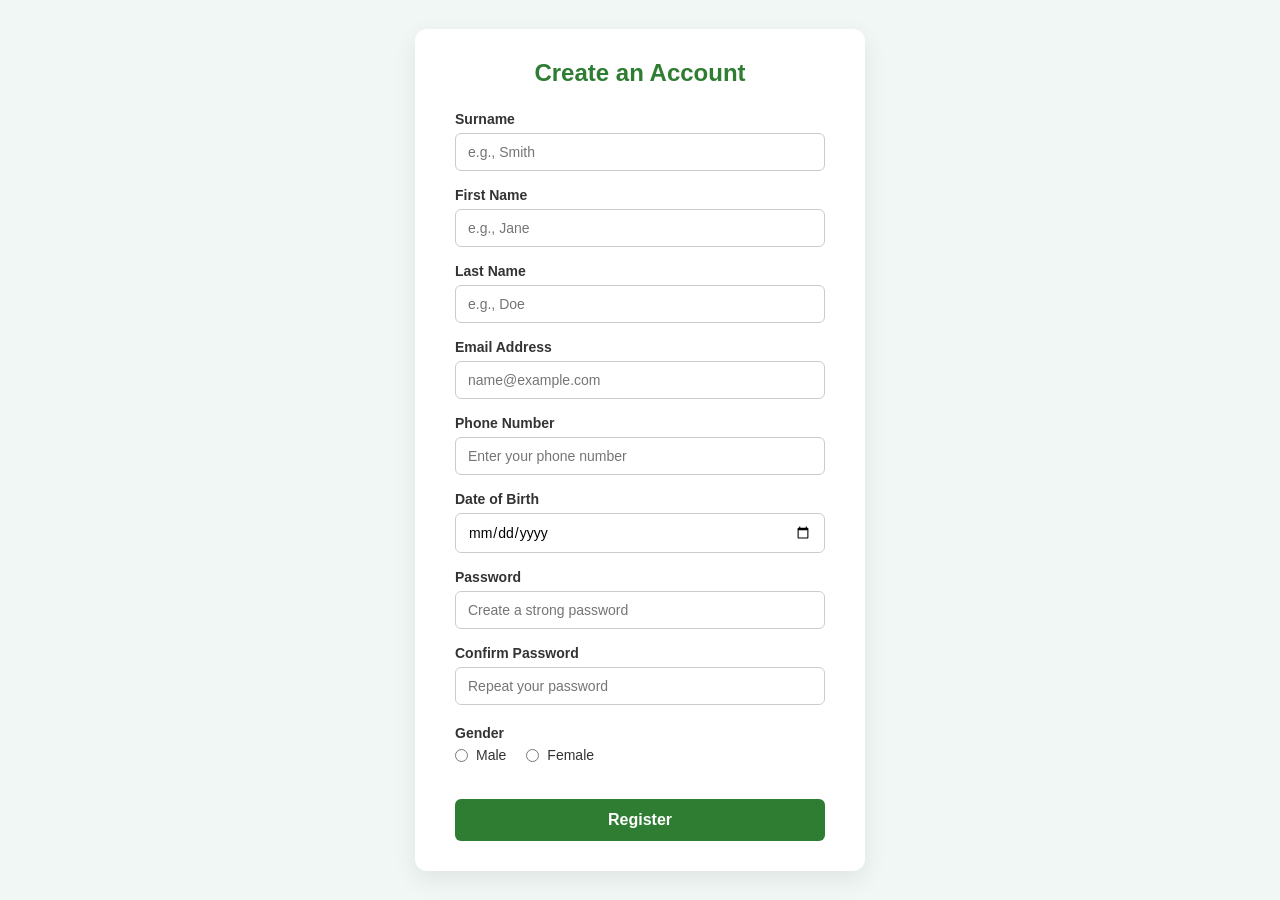
<file: form.html>
<!DOCTYPE html>
<html lang="en">
<head>
    <meta charset="UTF-8" />
    <meta name="viewport" content="width=device-width, initial-scale=1.0" />
    <title>Registration Form</title>
    <style>
        /* Modern Reset & Global Styles */
        * {
            box-sizing: border-box;
            margin: 0;
            padding: 0;
        }

        body {
            font-family: 'Segoe UI', Tahoma, Geneva, Verdana, sans-serif;
            background: #f0f7f4;
            display: flex;
            justify-content: center;
            align-items: center;
            min-height: 100vh;
            padding: 20px;
        }

        /* Form Container styling */
        .form-container {
            background: #ffffff;
            padding: 30px 40px;
            border-radius: 12px;
            box-shadow: 0 8px 24px rgba(0, 0, 0, 0.08);
            width: 100%;
            max-width: 450px;
        }

        h2 {
            text-align: center;
            color: #2e7d32; /* Friendlier, more professional green */
            margin-bottom: 24px;
            font-size: 24px;
        }

        /* Layout and spacing */
        .form-group {
            margin-bottom: 16px;
        }

        label {
            display: block;
            margin-bottom: 6px;
            font-weight: 600;
            color: #333333;
            font-size: 14px;
        }

        /* Input Fields styling */
        input[type="text"],
        input[type="email"],
        input[type="tel"],
        input[type="date"],
        input[type="password"] {
            width: 100%;
            padding: 10px 12px;
            border: 1px solid #cccccc;
            border-radius: 6px;
            font-family: inherit;
            font-size: 14px;
            transition: border-color 0.2s, box-shadow 0.2s;
        }

        input:focus {
            outline: none;
            border-color: #2e7d32;
            box-shadow: 0 0 0 3px rgba(46, 125, 50, 0.15);
        }

        /* Gender Section styling */
        .gender-group {
            margin: 20px 0;
        }

        .gender-options {
            display: flex;
            gap: 20px;
            margin-top: 6px;
        }

        .gender-options label {
            display: flex;
            align-items: center;
            font-weight: normal;
            cursor: pointer;
        }

        .gender-options input[type="radio"] {
            margin-right: 8px;
            accent-color: #2e7d32; /* Matches the green theme */
        }

        /* Professional & Interactive Button styling */
        button {
            width: 100%;
            padding: 12px;
            margin-top: 10px;
            border: none;
            background-color: #2e7d32;
            color: white;
            font-size: 16px;
            font-weight: 600;
            border-radius: 6px;
            cursor: pointer;
            transition: background-color 0.2s, transform 0.1s;
        }

        button:hover {
            background-color: #1b5e20;
        }

        button:active {
            transform: scale(0.98);
        }
    </style>
</head>
<body>

<div class="form-container">
    <h2>Create an Account</h2>

    <form>
        <div class="form-group">
            <label for="surname">Surname</label>
            <input type="text" id="surname" placeholder="e.g., Smith" required>
        </div>

        <div class="form-group">
            <label for="firstName">First Name</label>
            <input type="text" id="firstName" placeholder="e.g., Jane" required>
        </div>

        <div class="form-group">
            <label for="lastName">Last Name</label>
            <input type="text" id="lastName" placeholder="e.g., Doe" required>
        </div>

        <div class="form-group">
            <label for="email">Email Address</label>
            <input type="email" id="email" placeholder="name@example.com" required>
        </div>

        <div class="form-group">
            <label for="phone">Phone Number</label>
            <input type="tel" id="phone" placeholder="Enter your phone number" required>
        </div>

        <div class="form-group">
            <label for="dob">Date of Birth</label>
            <input type="date" id="dob" required>
        </div>

        <div class="form-group">
            <label for="password">Password</label>
            <input type="password" id="password" placeholder="Create a strong password" required>
        </div>

        <div class="form-group">
            <label for="confirmPassword">Confirm Password</label>
            <input type="password" id="confirmPassword" placeholder="Repeat your password" required>
        </div>

        <div class="gender-group">
            <label>Gender</label>
            <div class="gender-options">
                <label><input type="radio" name="gender" value="Male"> Male</label>
                <label><input type="radio" name="gender" value="Female"> Female</label>
            </div>
        </div>

        <button type="submit">Register</button>
    </form>
</div>

</body>
</html>
</file>
